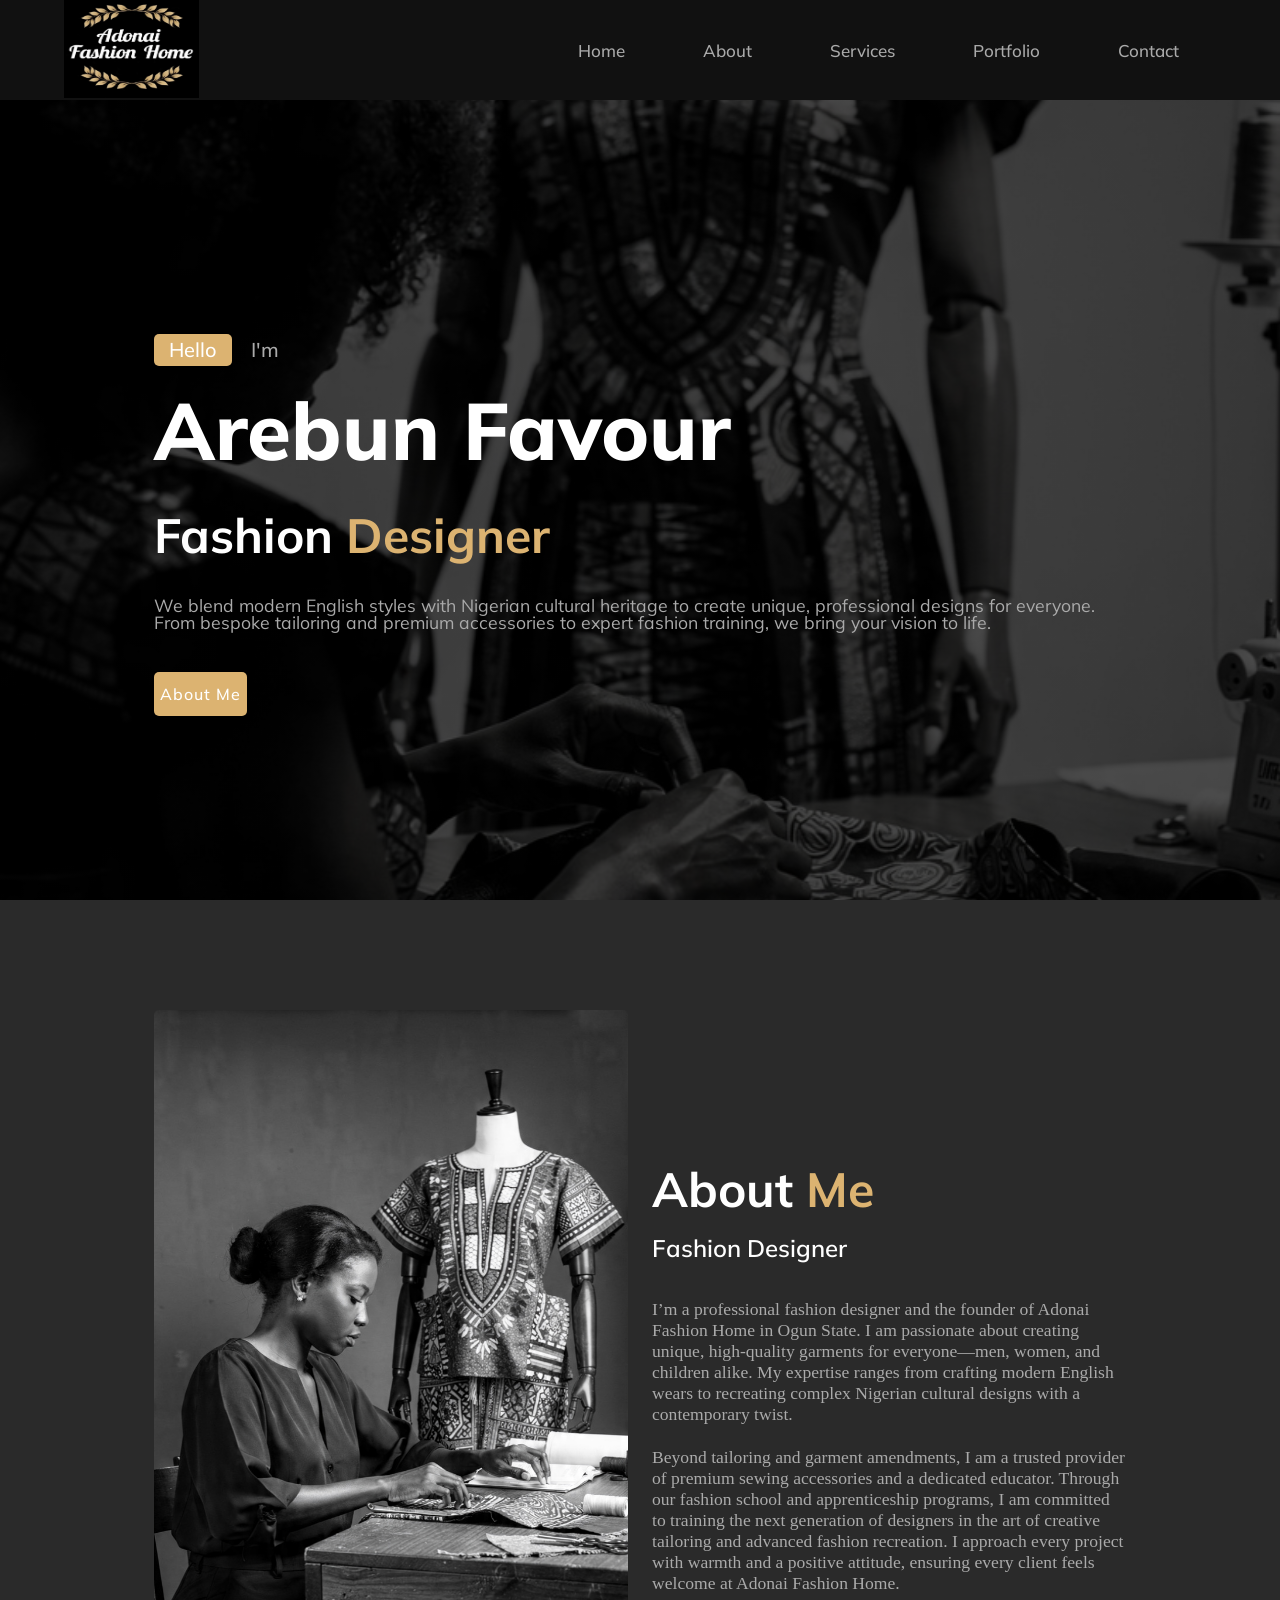
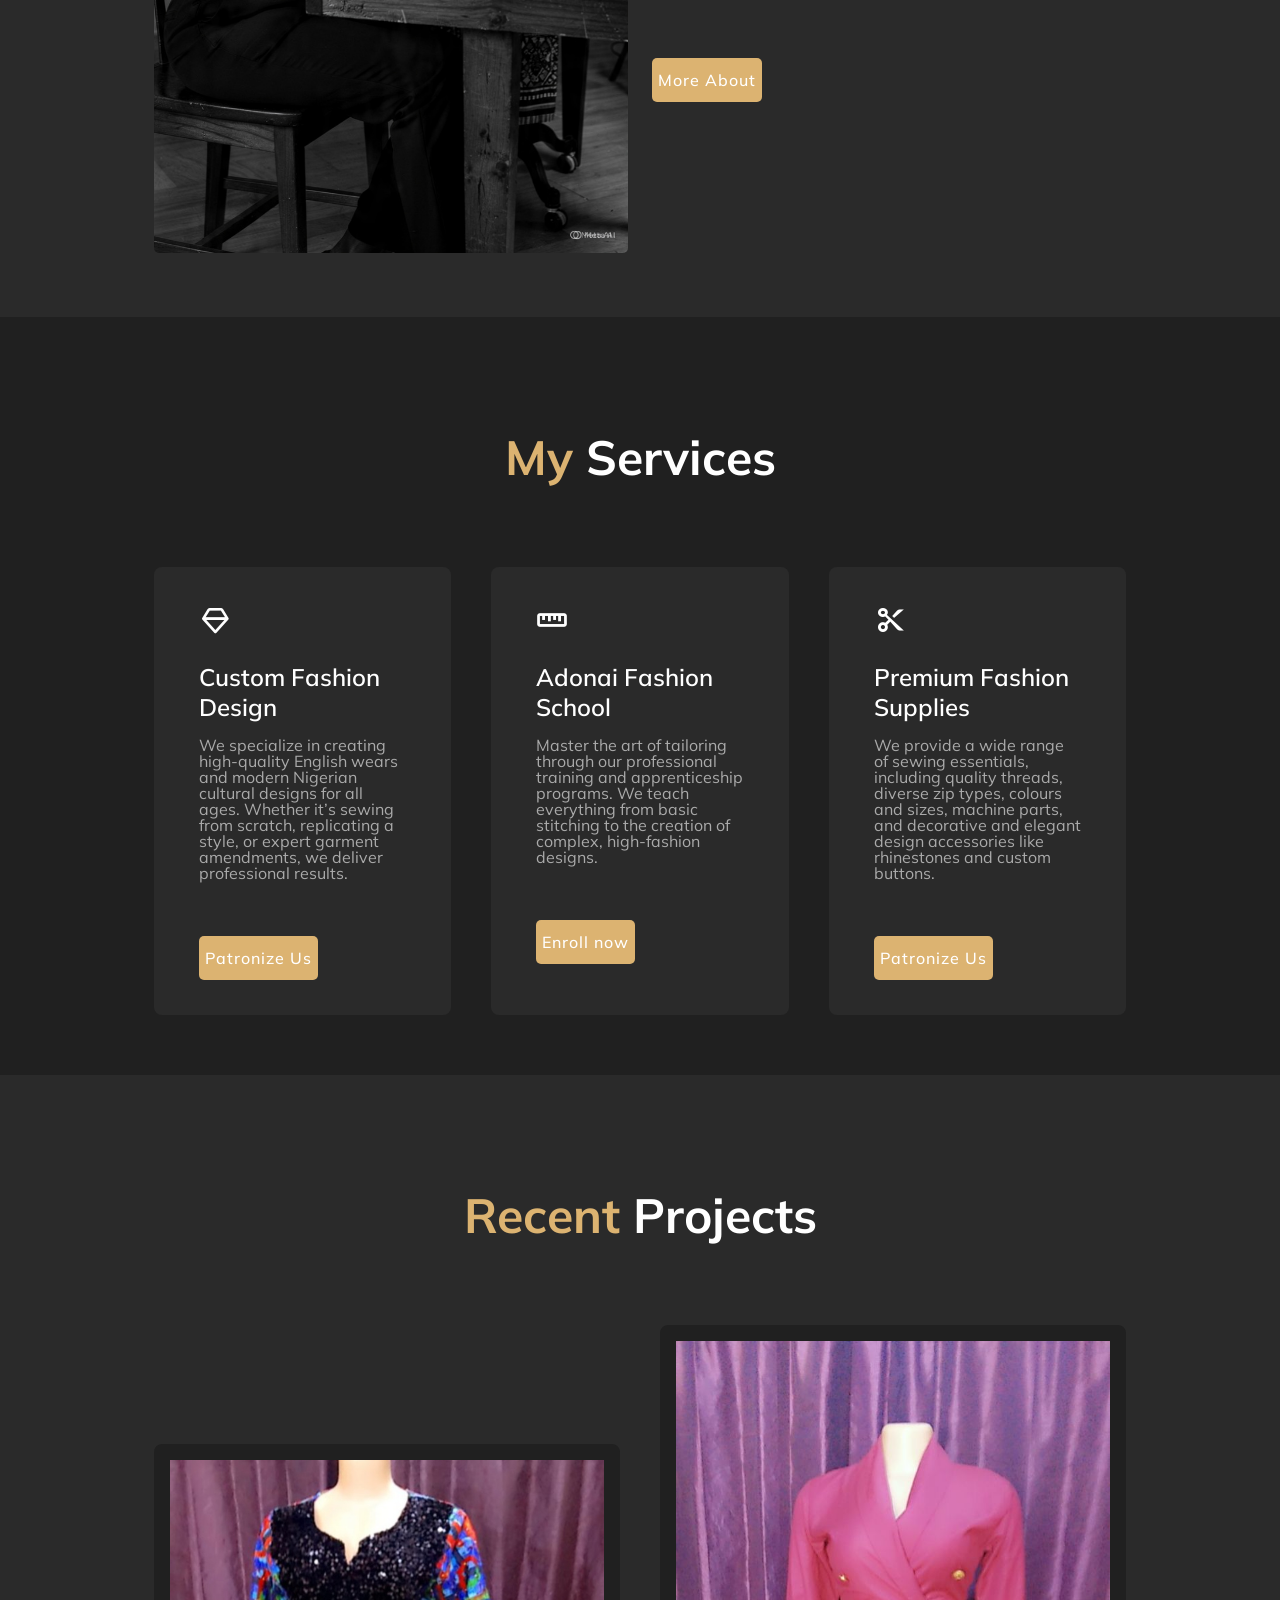
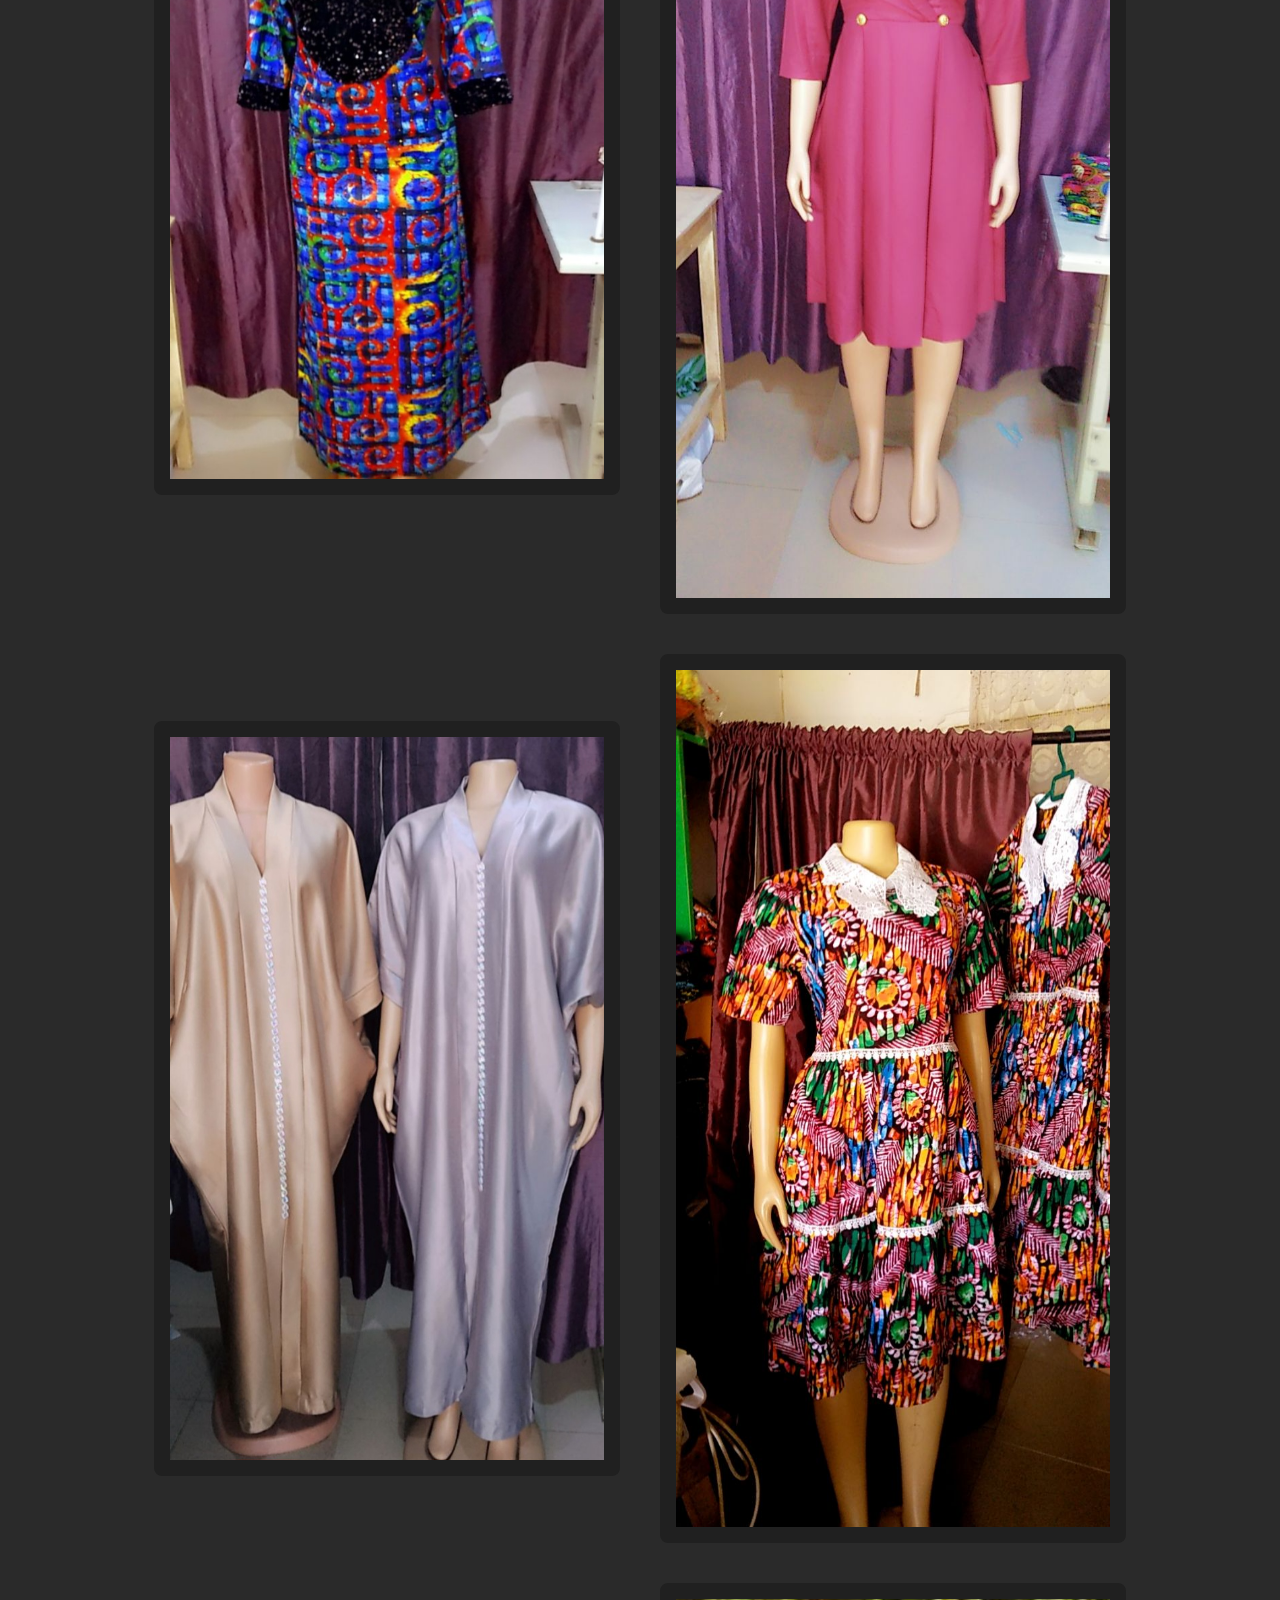
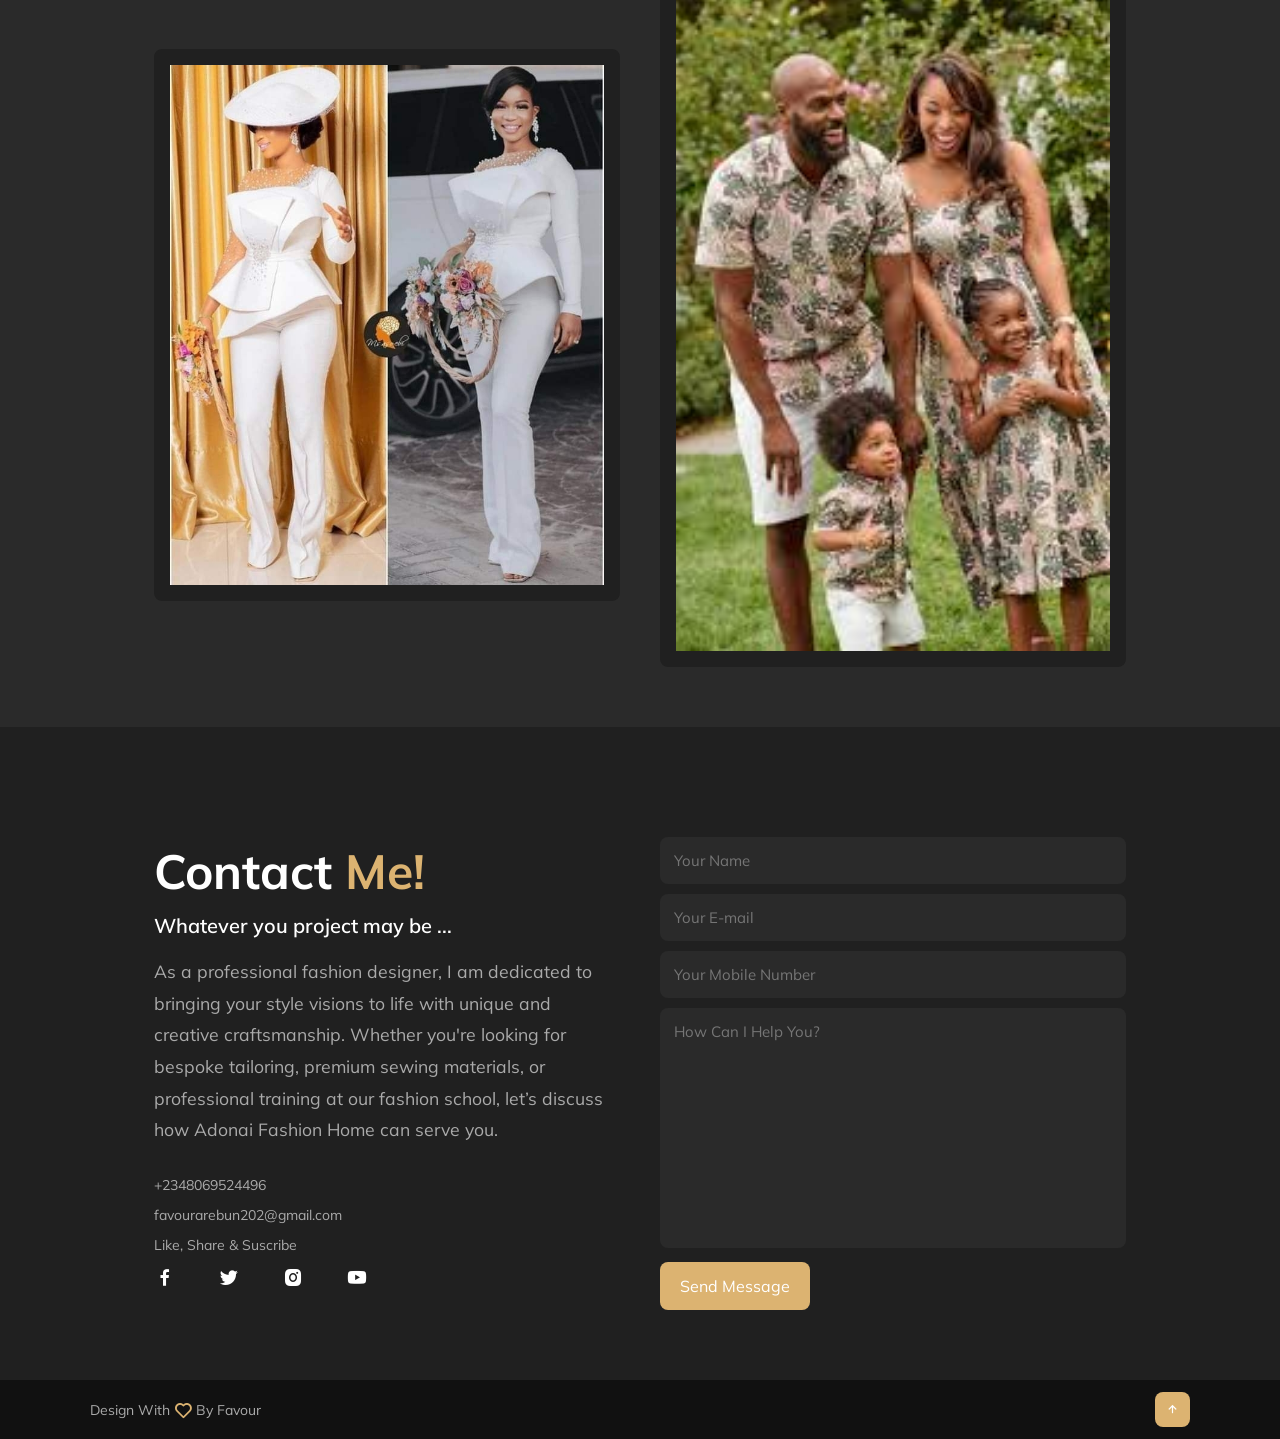
<file: index.html>
<!DOCTYPE html>
<html lang="en">
<head>
    <meta charset="UTF-8">
    <meta name="viewport" content="width=device-width, initial-scale=1.0">
    <title>My Portfolio</title>
    <link rel="stylesheet" href="style.css">
    <link rel="stylesheet" href="https://unpkg.com/boxicons@latest/css/boxicons.min.css">
</head>
<body>
    <!-----------------------------header---------------------------->
    <header class="header">
        <a href="index.html"><img src="newlogo.png" alt="adonai fashion home logo"></a>
        <div class="navMenu" id="navMenu">
            <i class="bx bx-window-close" onclick="closeMenu()"></i>
            <ul>
                <li><a href="index.html">Home</a></li>
                <li><a href="about.html">About</a></li>
                <li><a href="services.html">Services</a></li>
                <li><a href="portfolio.html">Portfolio</li>
                <li><a href="contact.html">Contact</a></li>
            </ul>
        </div>
        <i class="bx bx-menu" onclick="openMenu()"></i>
    </header>

    <!-------------------------home session----------------------->
    <section class="home" id="home">
        <div class="home-content">
            <div class="show">
                <span class="first">Hello</span>
                <span class="second">I'm</span>
            </div>
        <h1>Arebun Favour</h1>
        <h3>Fashion <span>Designer</span></h3>
        <p>We blend modern English styles with Nigerian cultural heritage to create unique, professional designs for everyone. From bespoke tailoring and premium accessories to expert fashion training, we bring your vision to life.
        </p>
        <div class="button">
            <a href="#about" class="btn">About Me</a>
        </div>
    </section>

<!---------------------------about session-------------------->
    <section class="about" id="about">
        <div class="about-img">
            <img src="back.jpg" alt="">
        </div>
        <div class="about-text">
            <h2>About <span>Me</span></h2>
            <h4>Fashion Designer</h4>
            <p>I’m a professional fashion designer and the founder of Adonai Fashion Home in Ogun State. I am passionate about creating unique, high-quality garments for everyone—men, women, and children alike. My expertise ranges from crafting modern English wears to recreating complex Nigerian cultural designs with a contemporary twist.
           <br><br>  Beyond tailoring and garment amendments, I am a trusted provider of premium sewing accessories and a dedicated educator. Through our fashion school and apprenticeship programs, I am committed to training the next generation of designers in the art of creative tailoring and advanced fashion recreation. I approach every project with warmth and a positive attitude, ensuring every client feels welcome at Adonai Fashion Home.</p>
            <a href="about.html" class="btn">More About</a>
        </div>
    </section>

    <!-------------------------services session--------------------------->
    <section class="services" id="services">
        <div class="text-title">
            <h2><span>My</span> Services</h2>
        </div>
        <div class="services-content">
            <div class="box">
                <div class="icons">
                    <i class="bx bx-diamond"></i>
                </div>
                <h3>Custom Fashion Design</h3>
                <p>We specialize in creating high-quality English wears and modern Nigerian cultural designs for all ages. Whether it’s sewing from scratch, replicating a style, or expert garment amendments, we deliver professional results.</p>
                <a href="services.html" class="btn">Patronize Us</a>
            </div>

            <div class="box">
                <div class="icons">
                    <i class="bx bx-ruler"></i>
                </div>
                <h3>Adonai Fashion School</h3>
                <p>Master the art of tailoring through our professional training and apprenticeship programs. We teach everything from basic stitching to the creation of complex, high-fashion designs.</p>
                <a href="services.html" class="btn">Enroll now</a>
            </div>

            <div class="box">
                <div class="icons">
                    <i class="bx bx-cut"></i>
                </div>
                <h3>Premium Fashion Supplies</h3>
                <p>We provide a wide range of sewing essentials, including quality threads, diverse zip types, colours and sizes, machine parts, and decorative and elegant design accessories like rhinestones and custom buttons.</p>
                <a href="services.html" class="btn">Patronize Us</a>
            </div>
        </div>
    </section>

    <!------------------------portfolio session------------------------>
    <section class="portfolio" id="portfolio">
        <div class="text-title">
            <h2><span>Recent</span> Projects</h2>
        </div>
        <div class="portfolio-content">
            <div class="row">
                <img src="image 1.jpg" alt="">
                <div class="cover">
                    <h5>Modern Cultural Wear</h5>
                    <p>A stunning fusion of traditional Nigerian textiles and contemporary silhouettes, tailored to celebrate heritage with a morden flair.</p>
                    <a href="portfolio.html"><i class="bx bx-link-external"></i></a>
                </div>
            </div>

            <div class="row">
                <img src="image 2.jpg" alt="">
                <div class="cover">
                    <h5>Bespoke English Wears</h5>
                    <p>Custom-fitted suits, gowns, and corporate apparel designed with precision for a sophisticated look.</p>
                    <a href="portfolio.html"><i class="bx bx-link-external"></i></a>
                </div>
            </div>

            <div class="row">
                <img src="image 3.jpg" alt="">
                <div class="cover">
                    <h5>Recreations & Amendments</h5>
                    <p>From perfecting the fit of a favorite garment to replicating complex high-fashion designs with absolute accuracy.</p>
                    <a href="portfolio.html"><i class="bx bx-link-external"></i></a>
                </div>
            </div>

            <div class="row">
                <img src="image 4.jpg" alt="">
                <div class="cover">
                    <h5>Fashion School Projects</h5>
                    <p>Showcasing the complex designs and technical mastery developed by our students and apprentices at Adonai Fashion School.</p>
                    <a href="portfolio.html"><i class="bx bx-link-external"></i></a>
                </div>
            </div>

            <div class="row">
                <img src="image 5.jpg" alt="">
                <div class="cover"> 
                    <h5>Design Accessories</h5>
                    <p>Highlighting our curated selection of rhinestones, buttons, and custom collar designs used to elevate casual wear and party garments.</p>
                    <a href="portfolio.html"><i class="bx bx-link-external"></i></a>
                </div>
            </div>

            <var>
                <div class="row">
                <img src="image 6.jpg" alt="">
                <div class="cover">
                    <h5>Family & Kids Collection</h5>
                    <p>Unique, warm, and friendly designs created for every age group, ensuring the whole family looks their best.</p>
                    <a href="portfolio.html"><i class="bx bx-link-external"></i></a>
                </div>
            </div>
            </var>
        </div>
    </section>

    <!-----------------------------contact session--------------------------->
    <section class="contact" id="contact">
        <div class="contact-text">
            <h2>Contact <span>Me!</span></h2>
            <h4>Whatever you project may be ...</h4>
            <p>As a professional fashion designer, I am dedicated to bringing your style visions to life with unique and creative craftsmanship. Whether you're looking for bespoke tailoring, premium sewing materials, or professional training at our fashion school, let’s discuss how Adonai Fashion Home can serve you.</p>
            <div class="list">
                <li><a href="#">+2348069524496</a></li>
                <li><a href="#">favourarebun202@gmail.com</a></li>
                <li><a href="#">Like, Share & Suscribe</a></li>
            </div>
            <div class="icons">
                <a href="#"><i class="bx bxl-facebook"></i></a>
                <a href="#"><i class="bx bxl-twitter"></i></a>
                <a href="#"><i class="bx bxl-instagram-alt"></i></a>
                <a href="#"><i class="bx bxl-youtube"></i></a>
            </div>
        </div>

        <div class="contact-form">
            <form action="">
                <input type="name" placeholder="Your Name" required>
                <input type="email" placeholder="Your E-mail" required>
                <input type="number" placeholder="Your Mobile Number" required>
                <textarea name="" id="" cols="35" rows="10" placeholder="How Can I Help You?" required></textarea>
                <input type="submit" value="Send Message" class="submit">
            </form>
        </div>
    </section>

    <!----------------------------footer---------------------------------->
    <footer class="footer">
        <div class="attribution">
            <p>Design With <i class="bx bx-heart"></i> By Favour</p>
        </div>
        <div class="move-up">
            <a href="#home"><i class="bx bx-up-arrow-alt"></i></a>
        </div>
    </footer>

    <!----------JS For Toggle Menu------------>
    <script>
    var navMenu = document.getElementById("navMenu");

    function openMenu() {
        navMenu.style.right = "0";
    }

    function closeMenu() {
        navMenu.style.right = "-200px";
    }
    </script>


</body>
</html>

<!--
    <link  href="https://unpkg.com/boxicons@2.1.4/css/boxicons.min.css">

-->
</file>
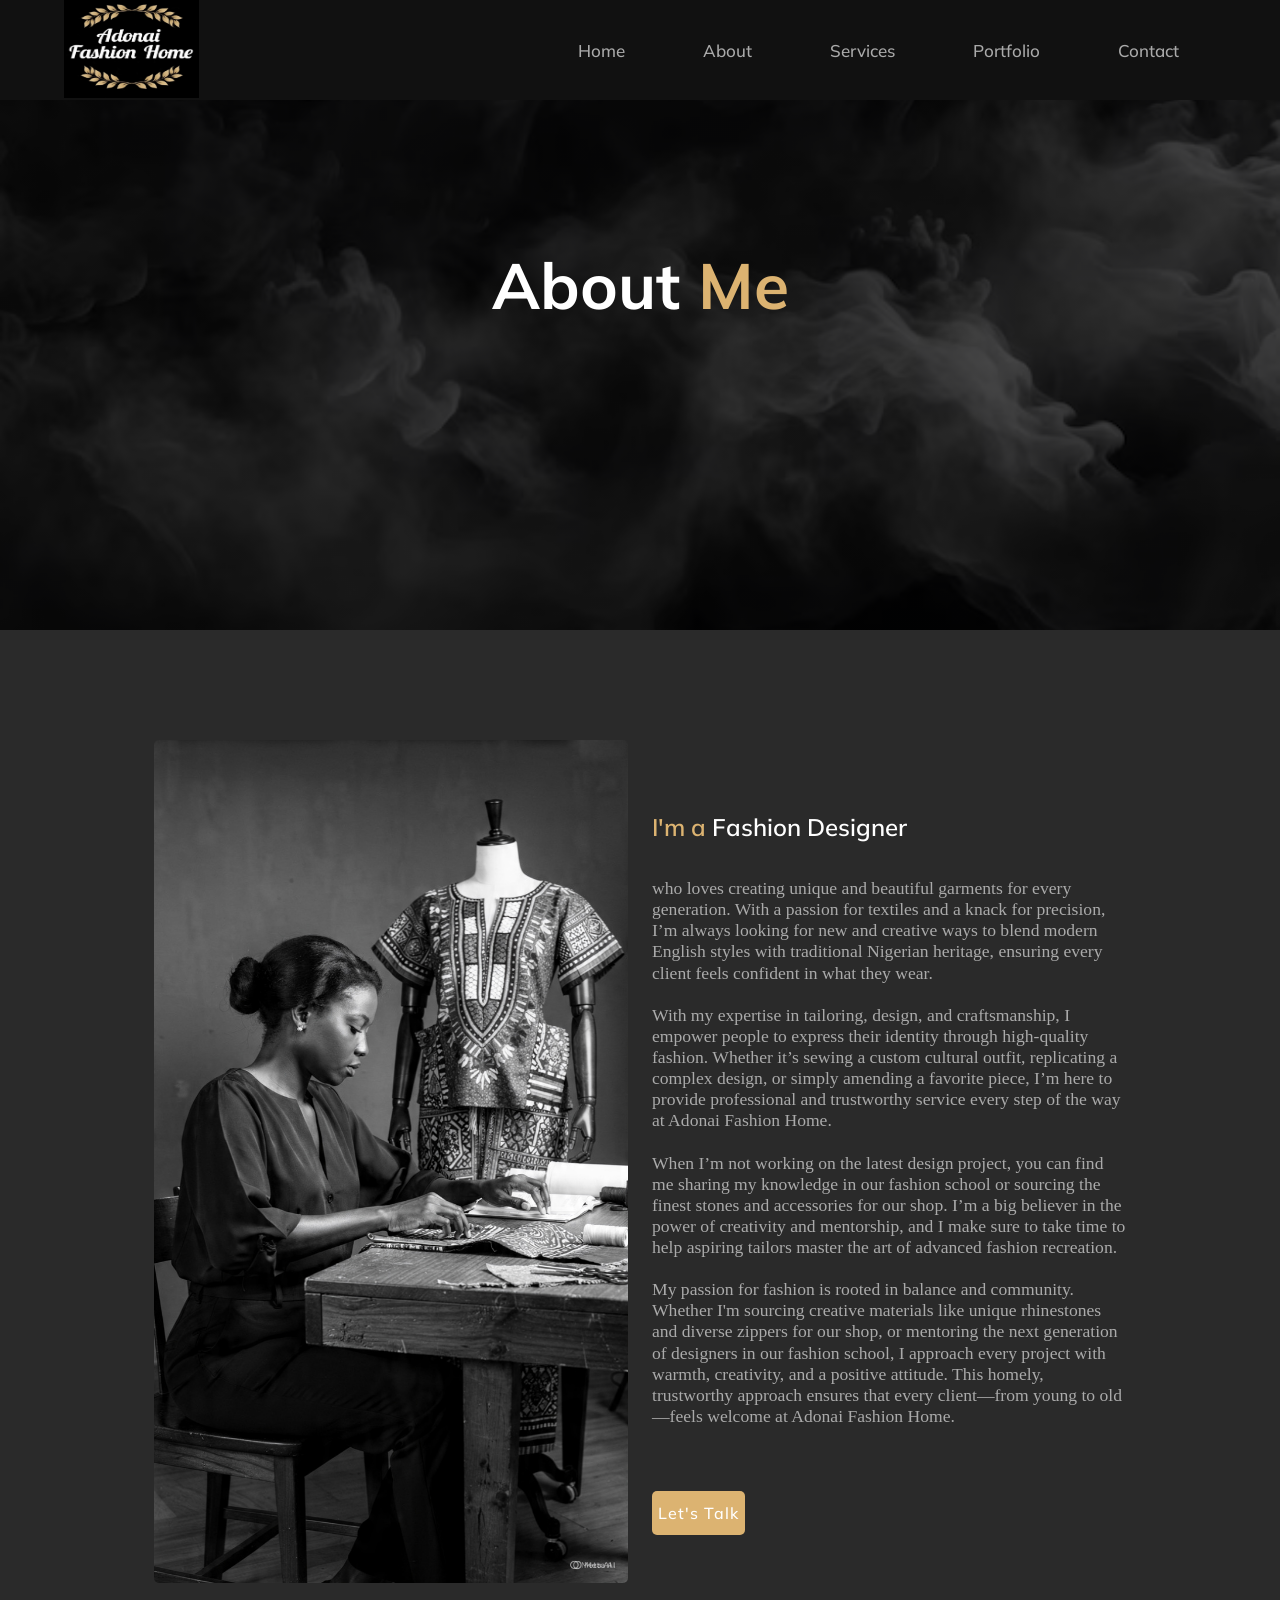
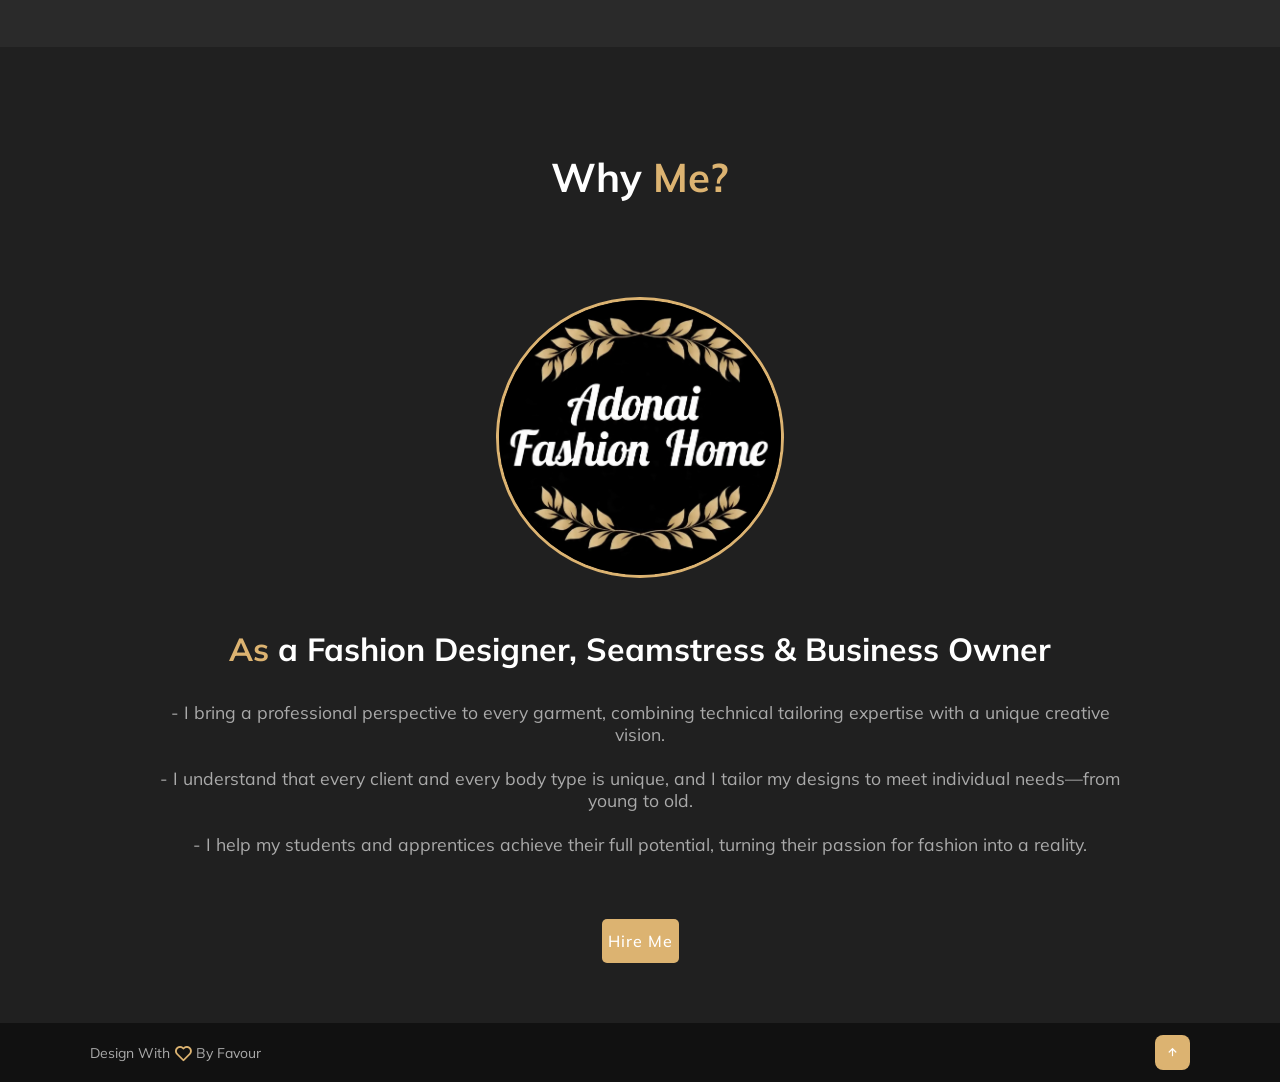
<file: about.html>
<!DOCTYPE html>
<html lang="en">
<head>
    <meta charset="UTF-8">
    <meta name="viewport" content="width=device-width, initial-scale=1.0">
    <title>My Portfolio</title>
    <link rel="stylesheet" href="style.css">
    <link rel="stylesheet" href="https://unpkg.com/boxicons@latest/css/boxicons.min.css">
</head>
<body>
    <!-----------------------------header---------------------------->
    <header class="header">
        <a href="index.html"><img src="newlogo.png" alt="adonai fashion home logo"></a>
        <div class="navMenu" id="navMenu">
            <i class="bx bx-window-close" onclick="closeMenu()"></i>
            <ul>
                <li><a href="index.html">Home</a></li>
                <li><a href="about.html">About</a></li>
                <li><a href="services.html">Services</a></li>
                <li><a href="portfolio.html">Portfolio</li>
                <li><a href="contact.html">Contact</a></li>
            </ul>
        </div>
        <i class="bx bx-menu" onclick="openMenu()"></i>
    </header>

    <!-----------------------sub-head session------------------------------>
    <section class="sub-header" id="sub-header">
        <h1>About <span>Me</span></h1>
    </section>

    <!---------------------------about session-------------------->
        <section class="about" id="about">
            <div class="about-img">
                <img src="back.jpg" alt="">
            </div>
            <div class="about-text">
                <h4><span>I'm a</span> Fashion Designer</h4>
                <p>who loves creating unique and beautiful garments for every generation. With a passion for textiles and a knack for precision, I’m always looking for new and creative ways to blend modern English styles with traditional Nigerian heritage, ensuring every client feels confident in what they wear. <br><br>
                ​With my expertise in tailoring, design, and craftsmanship, I empower people to express their identity through high-quality fashion. Whether it’s sewing a custom cultural outfit, replicating a complex design, or simply amending a favorite piece, I’m here to provide professional and trustworthy service every step of the way at Adonai Fashion Home. <br><br> 
                
                ​When I’m not working on the latest design project, you can find me sharing my knowledge in our fashion school or sourcing the finest stones and accessories for our shop. I’m a big believer in the power of creativity and mentorship, and I make sure to take time to help aspiring tailors master the art of advanced fashion recreation. <br><br>
                My passion for fashion is rooted in balance and community. Whether I'm sourcing creative materials like unique rhinestones and diverse zippers for our shop, or mentoring the next generation of designers in our fashion school, I approach every project with warmth, creativity, and a positive attitude. This homely, trustworthy approach ensures that every client—from young to old—feels welcome at Adonai Fashion Home.</p>
                <a href="contact.html" class="btn">Let's Talk</a>
            </div>
        </section>

        <section class="others" id="others">
            <div class="sub-text-title">
                <h2>Why <span>Me?</span></h2>
            </div>
            <div class="others-img">
                <img src="newlogo.png" alt="adonai fashion home logo">
                <span class="circle-spin"></span>
            </div>
            <div class="others-text">
                <h3><span>As</span> a Fashion Designer, Seamstress & Business Owner</h3>
                <p>
                    - I bring a professional perspective to every garment, combining technical tailoring expertise with a unique creative vision.  <br><br>
                    - I understand that every client and every body type is unique, and I tailor my designs to meet individual needs—from young to old. <br><br>
                    - I help my students and apprentices achieve their full potential, turning their passion for fashion into a reality.
                </p>
            </div>
            <div>
                <a href="contact.html" class="btn">Hire Me</a>
            </div>
        </section>
    
    
    <!----------------------------footer---------------------------------->
    <footer class="footer">
        <div class="attribution">
            <p>Design With <i class="bx bx-heart"></i> By Favour</p>
        </div>
        <div class="move-up">
            <a href="#sub-header"><i class="bx bx-up-arrow-alt"></i></a>
        </div>
    </footer>

    <!----------JS For Toggle Menu------------>
    <script>
    var navMenu = document.getElementById("navMenu");

    function openMenu() {
        navMenu.style.right = "0";
    }

    function closeMenu() {
        navMenu.style.right = "-200px";
    }
    </script>



</body>
</html>

<!--
    <link  href="https://unpkg.com/boxicons@2.1.4/css/boxicons.min.css">

-->
</file>
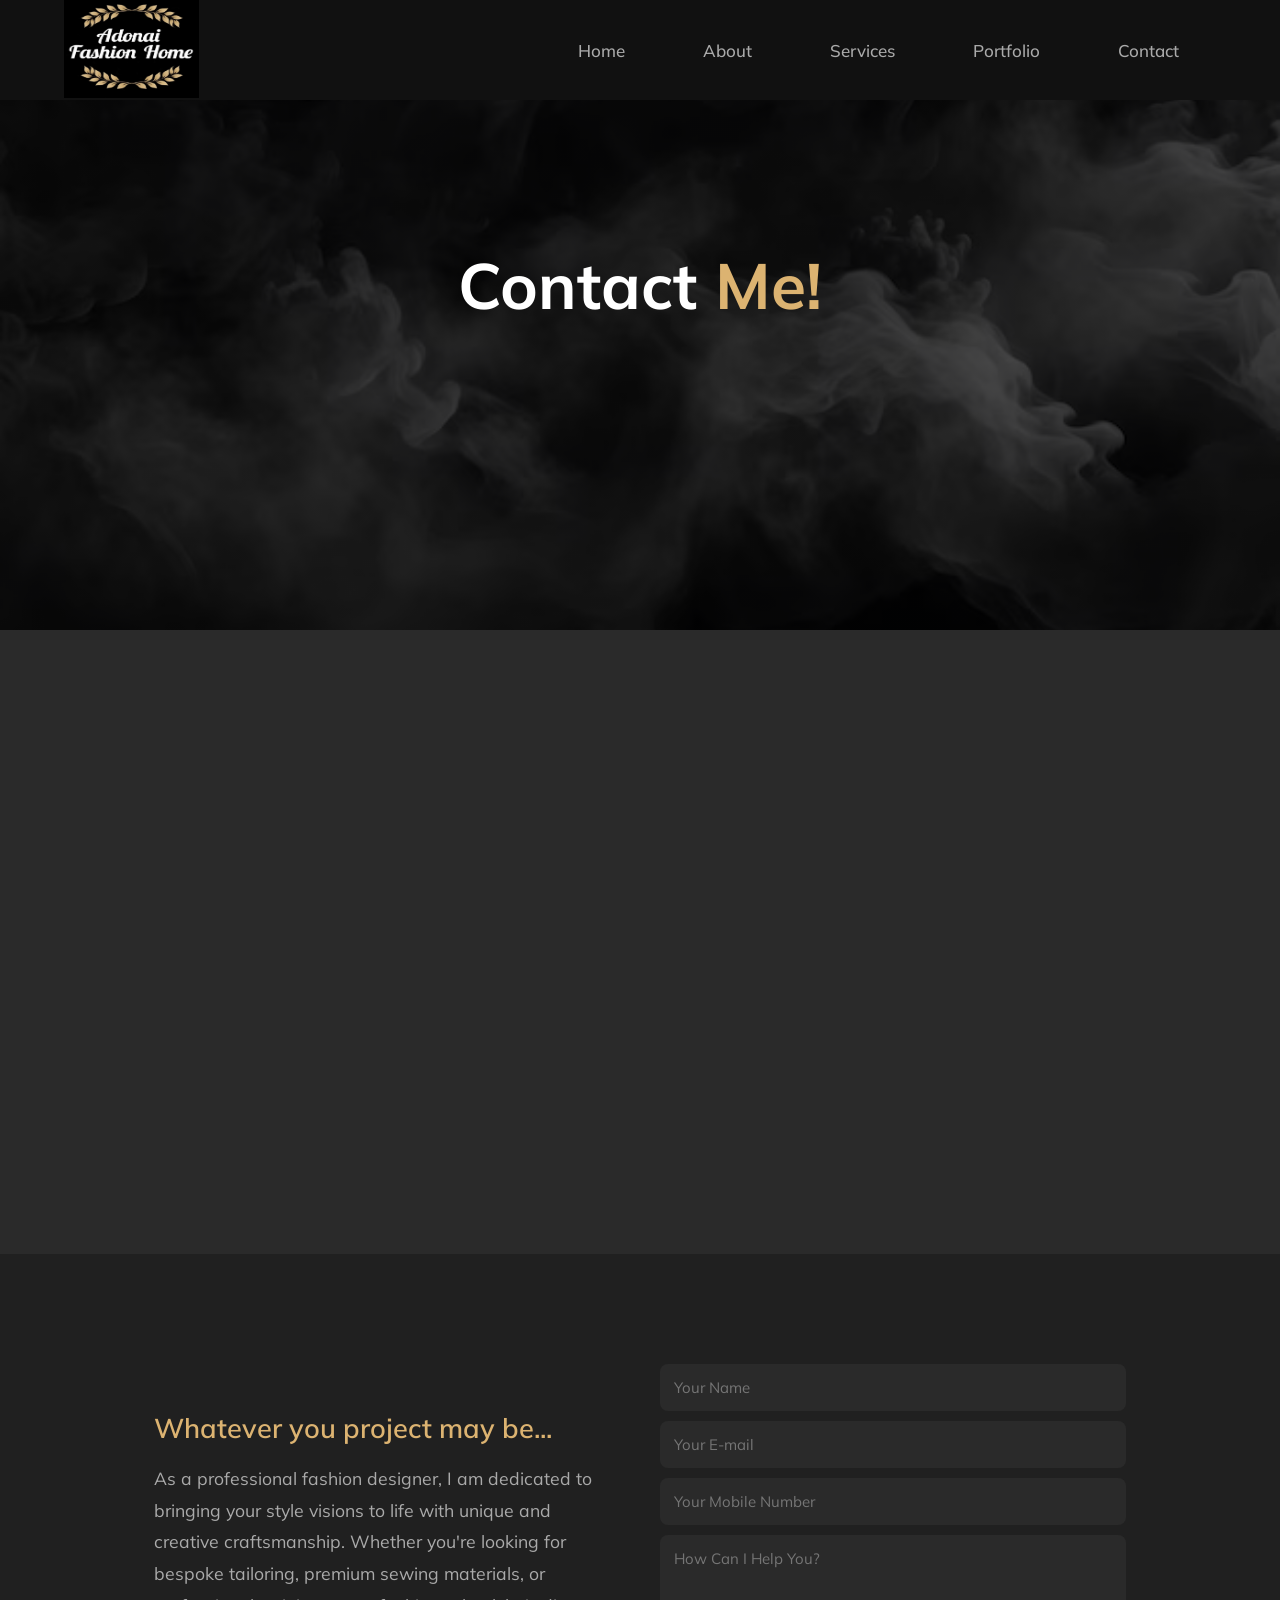
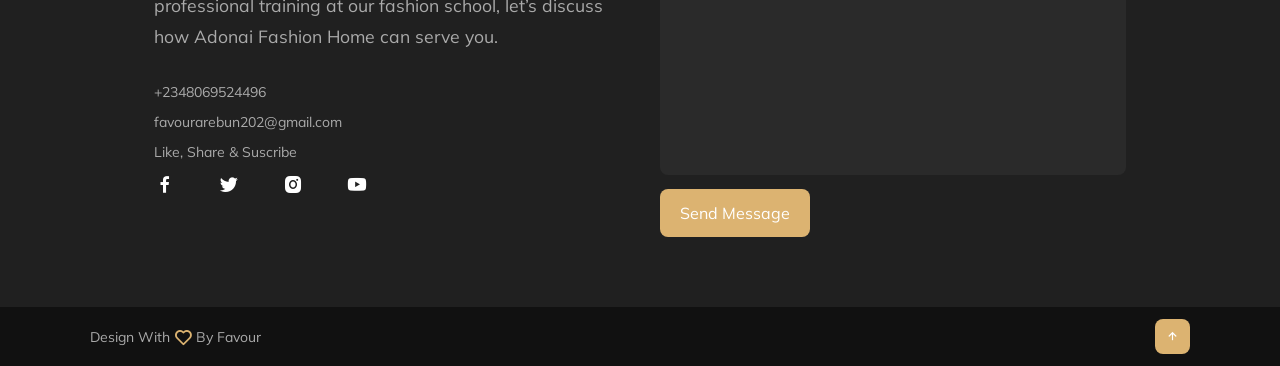
<file: contact.html>
<!DOCTYPE html>
<html lang="en">
<head>
    <meta charset="UTF-8">
    <meta name="viewport" content="width=device-width, initial-scale=1.0">
    <title>My Portfolio</title>
    <link rel="stylesheet" href="style.css">
    <link rel="stylesheet" href="https://unpkg.com/boxicons@latest/css/boxicons.min.css">
</head>
<body>
    <!-----------------------------header---------------------------->
    <header class="header">
        <a href="index.html"><img src="newlogo.png" alt="adonai fashion home logo"></a>
        <div class="navMenu" id="navMenu">
            <i class="bx bx-window-close" onclick="closeMenu()"></i>
            <ul>
                <li><a href="index.html">Home</a></li>
                <li><a href="about.html">About</a></li>
                <li><a href="services.html">Services</a></li>
                <li><a href="portfolio.html">Portfolio</li>
                <li><a href="contact.html">Contact</a></li>
            </ul>
        </div>
        <i class="bx bx-menu" onclick="openMenu()"></i>
    </header>

    <!-----------------------sub-head session------------------------------>
    <section class="sub-header" id="sub-header">
        <h1>Contact <span>Me!</span></h1>
    </section>

    <!-----------------------------contact session--------------------------->
    <section class="map">
        <iframe src="https://www.google.com/maps/embed?pb=!1m14!1m8!1m3!1d3962.7412254476562!2d3.3595936!3d6.6789474!3m2!1i1024!2i768!4f13.1!3m3!1m2!1s0x103b9580d5df43cf%3A0xc63984157be2d88b!2s5Star%20Company!5e0!3m2!1sen!2sng!4v1777859475743!5m2!1sen!2sng" width="600" height="450" style="border:0;" allowfullscreen="" loading="lazy" referrerpolicy="no-referrer-when-downgrade"></iframe>
    </section>
    
    <section class="contact" id="contact">
        <div class="contact-text">
            <h4 class="dot">Whatever you project may be...</h4>
            <p>As a professional fashion designer, I am dedicated to bringing your style visions to life with unique and creative craftsmanship. Whether you're looking for bespoke tailoring, premium sewing materials, or professional training at our fashion school, let’s discuss how Adonai Fashion Home can serve you.</p>
            <div class="list">
                <li><a href="#">+2348069524496</a></li>
                <li><a href="#">favourarebun202@gmail.com</a></li>
                <li><a href="#">Like, Share & Suscribe</a></li>
            </div>
            <div class="icons">
                <a href="#"><i class="bx bxl-facebook"></i></a>
                <a href="#"><i class="bx bxl-twitter"></i></a>
                <a href="#"><i class="bx bxl-instagram-alt"></i></a>
                <a href="#"><i class="bx bxl-youtube"></i></a>
            </div>
        </div>

        <div class="contact-form">
            <form action="">
                <input type="name" placeholder="Your Name" required>
                <input type="email" placeholder="Your E-mail" required>
                <input type="number" placeholder="Your Mobile Number" required>
                <textarea name="" id="" cols="35" rows="10" placeholder="How Can I Help You?" required></textarea>
                <input type="submit" value="Send Message" class="submit">
            </form>
        </div>
    </section>
    
    
    <!----------------------------footer---------------------------------->
    <footer class="footer">
        <div class="attribution">
            <p>Design With <i class="bx bx-heart"></i> By Favour</p>
        </div>
        <div class="move-up">
            <a href="#sub-header"><i class="bx bx-up-arrow-alt"></i></a>
        </div>
    </footer>

    <!----------JS For Toggle Menu------------>
    <script>
    var navMenu = document.getElementById("navMenu");

    function openMenu() {
        navMenu.style.right = "0";
    }

    function closeMenu() {
        navMenu.style.right = "-200px";
    }
    </script>



</body>
</html>

<!--
    <link  href="https://unpkg.com/boxicons@2.1.4/css/boxicons.min.css">

-->
</file>
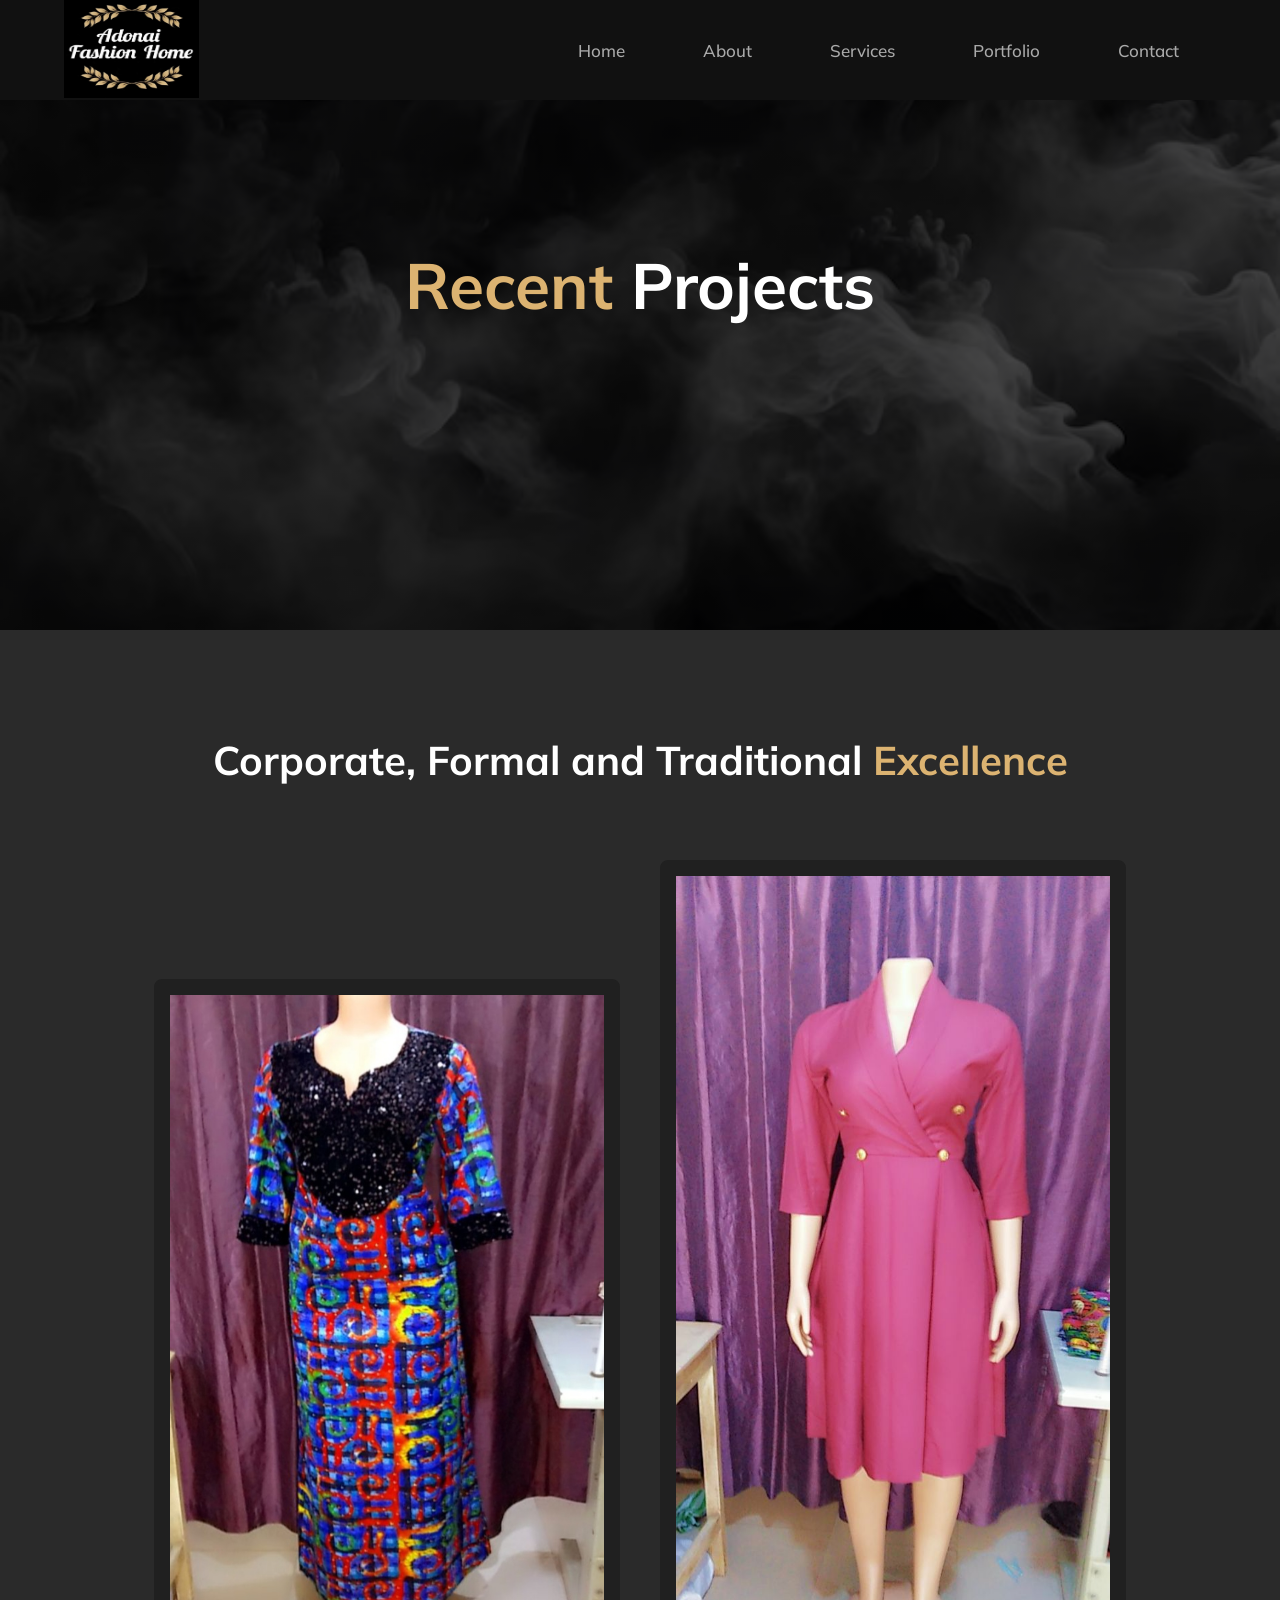
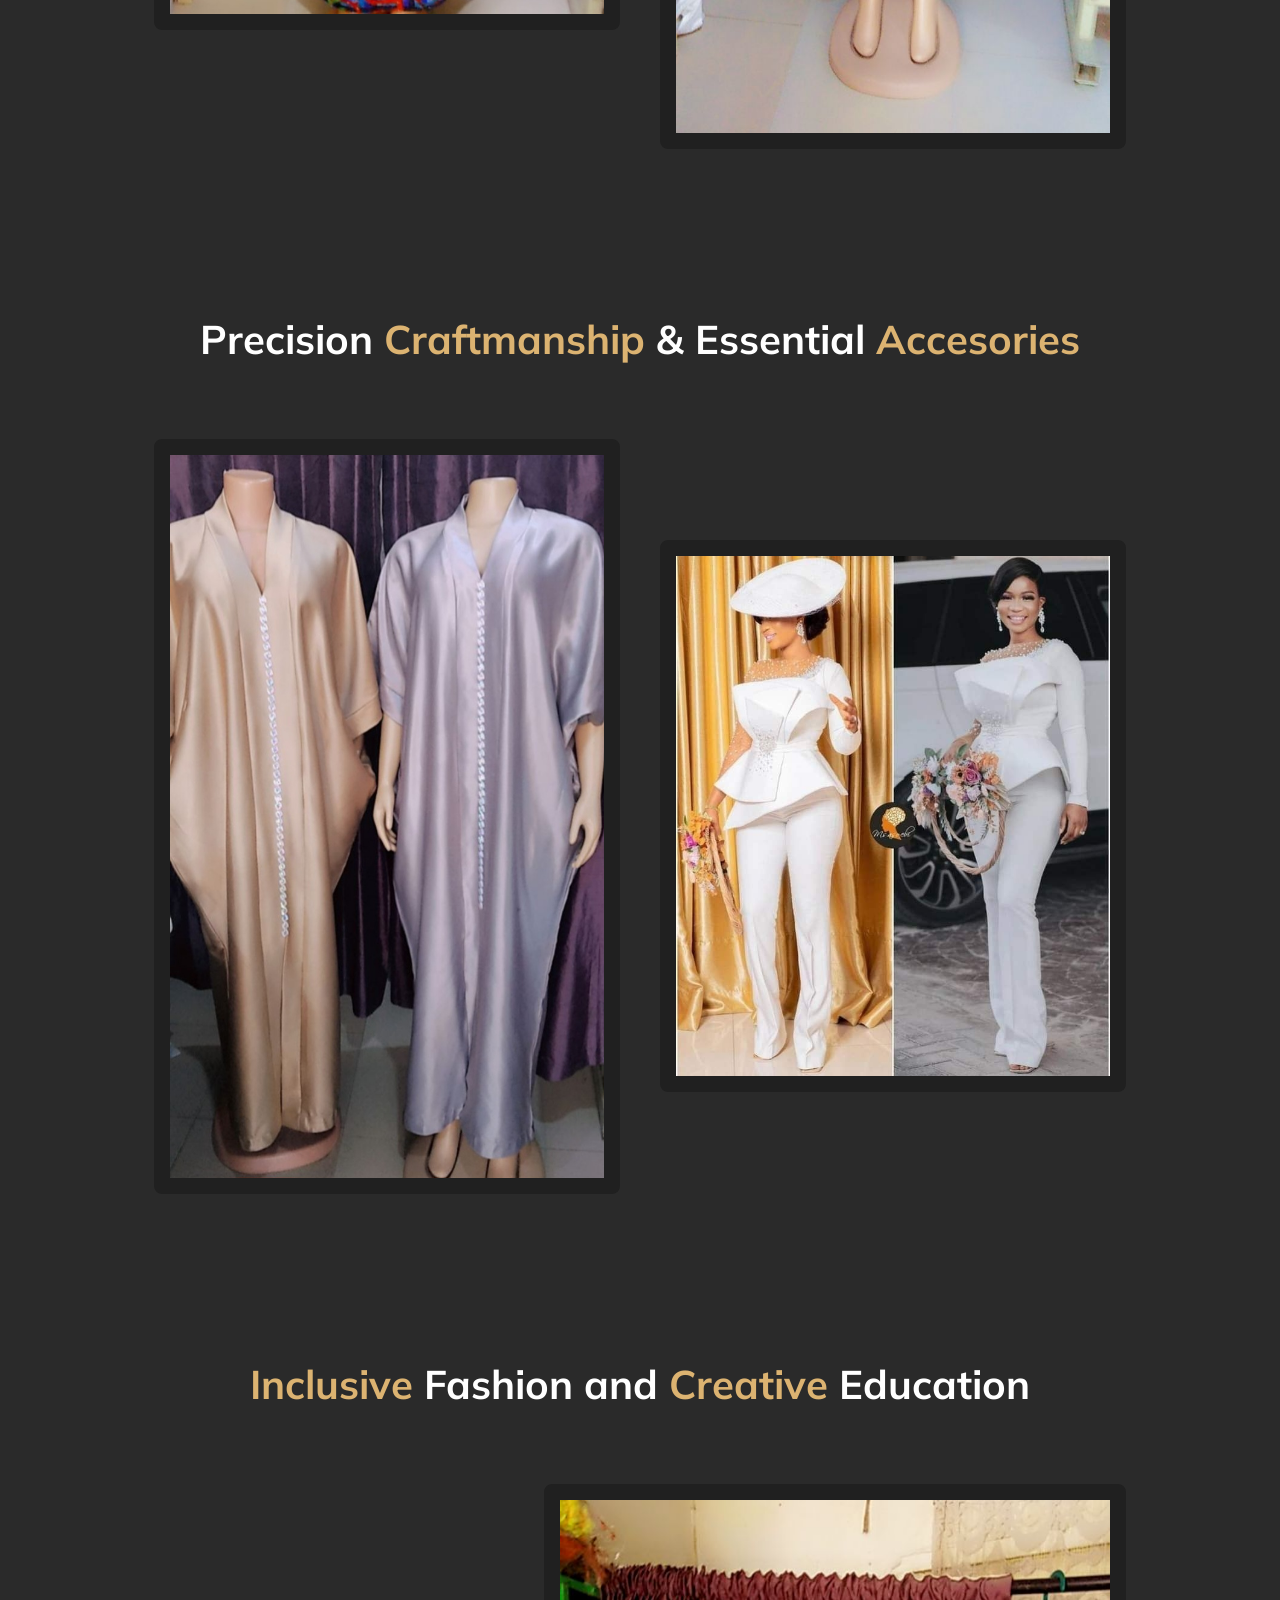
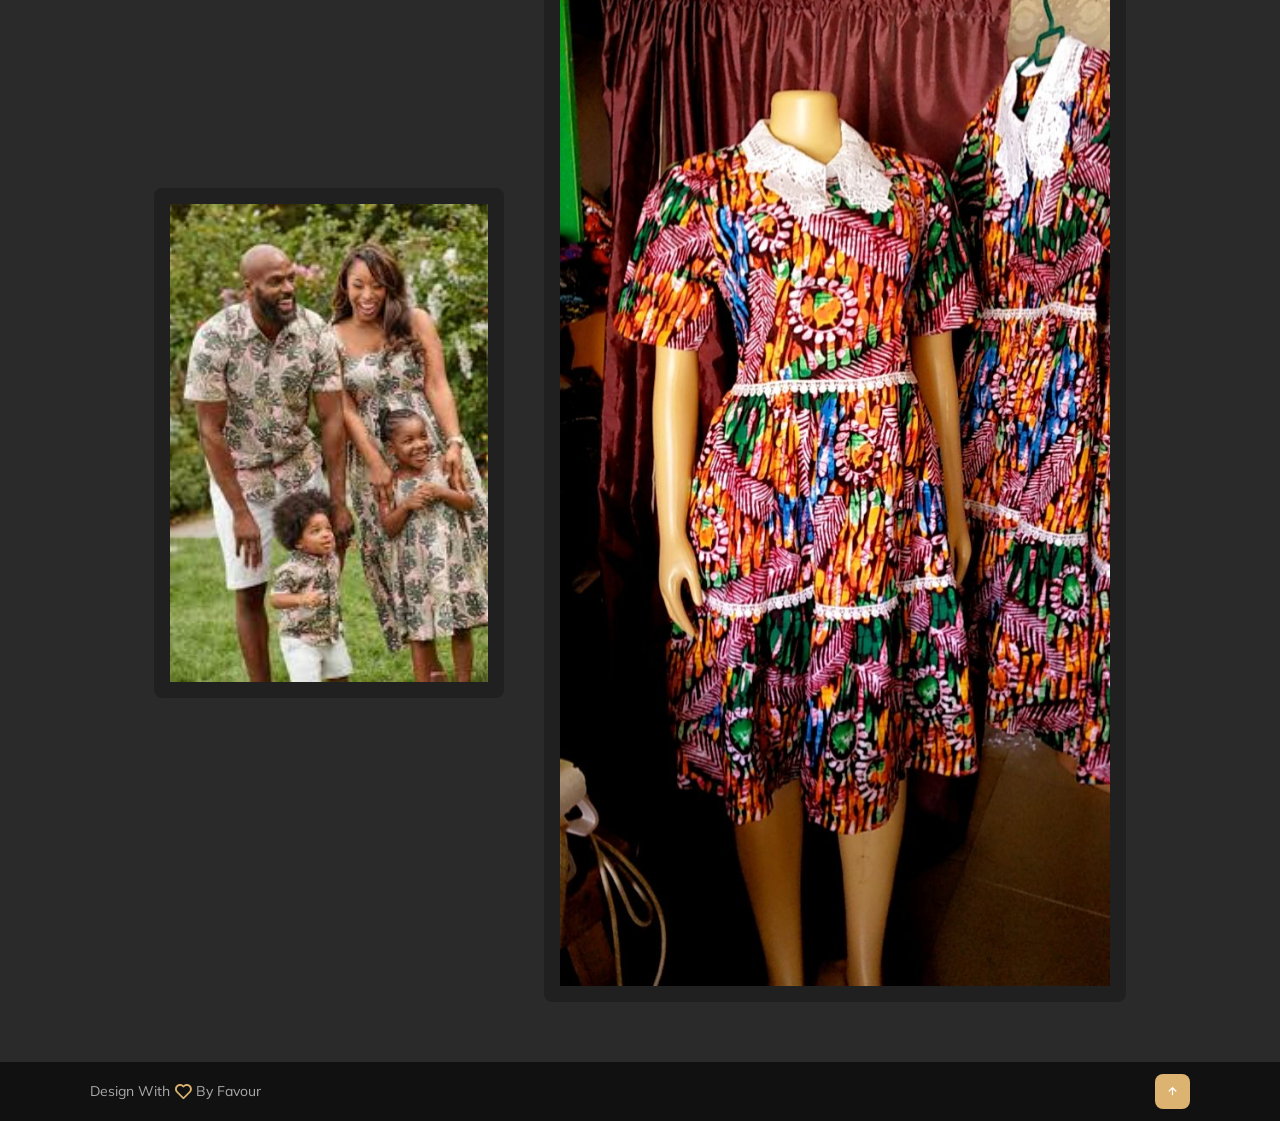
<file: portfolio.html>
<!DOCTYPE html>
<html lang="en">
<head>
    <meta charset="UTF-8">
    <meta name="viewport" content="width=device-width, initial-scale=1.0">
    <title>My Portfolio</title>
    <link rel="stylesheet" href="style.css">
    <link rel="stylesheet" href="https://unpkg.com/boxicons@latest/css/boxicons.min.css">
</head>
<body>
    <!-----------------------------header---------------------------->
    <header class="header">
        <a href="index.html"><img src="newlogo.png" alt="adonai fashion home logo"></a>
        <div class="navMenu" id="navMenu">
            <i class="bx bx-window-close" onclick="closeMenu()"></i>
            <ul>
                <li><a href="index.html">Home</a></li>
                <li><a href="about.html">About</a></li>
                <li><a href="services.html">Services</a></li>
                <li><a href="portfolio.html">Portfolio</li>
                <li><a href="contact.html">Contact</a></li>
            </ul>
        </div>
        <i class="bx bx-menu" onclick="openMenu()"></i>
    </header>

    <!-----------------------sub-head session------------------------------>
    <section class="sub-header" id="sub-header">
        <h1><span>Recent</span> Projects</h1>
    </section>

    <!------------------------portfolio session------------------------>
    <section class="portfolio" id="portfolio">
        <div class="sub-text-title">
            <h2>Corporate, Formal and Traditional <span>Excellence</span></h2>
        </div>
        <div class="portfolio-content">
            <div class="row">
                <img src="image 1.jpg" alt="">
                <div class="cover">
                    <h5>Modern Cultural Wear</h5>
                    <p>A stunning fusion of traditional Nigerian textiles and contemporary silhouettes, tailored to celebrate heritage with a morden flair.</p>
                    <a href="portfolio.html"><i class="bx bx-link-external"></i></a>
                </div>
            </div>

            <div class="row">
                <img src="image 2.jpg" alt="">
                <div class="cover">
                    <h5>Bespoke English Wears</h5>
                    <p>Custom-fitted suits, gowns, and corporate apparel designed with precision for a sophisticated look.</p>
                    <a href="portfolio.html"><i class="bx bx-link-external"></i></a>
                </div>
            </div>
        </div>
    </section>
    
    <section class="portfolio" id="portfolio">
        <div class="sub-text-title">
            <h2>Precision <span>Craftmanship</span> & Essential <span>Accesories</span></h2>
        </div>
        <div class="portfolio-content">
            <div class="row">
                <img src="image 3.jpg" alt="">
                <div class="cover">
                    <h5>Recreations & Amendments</h5>
                    <p>From perfecting the fit of a favorite garment to replicating complex high-fashion designs with absolute accuracy.</p>
                    <a href="portfolio.html"><i class="bx bx-link-external"></i></a>
                </div>
            </div>

            <div class="row">
                <img src="image 5.jpg" alt="">
                <div class="cover"> 
                    <h5>Design Accessories</h5>
                    <p>Highlighting our curated selection of rhinestones, buttons, and custom collar designs used to elevate casual wear and party garments.</p>
                    <a href="portfolio.html"><i class="bx bx-link-external"></i></a>
                </div>
             </div>
         </div>
    </section>
    
    <section class="portfolio" id="portfolio">
        <div class="sub-text-title">
            <h2><span>Inclusive</span> Fashion and <span>Creative</span> Education</h2>
        </div>
        <div class="portfolio-content">
            <div class="row">
                <img src="image 6.jpg" alt="">
                <div class="cover">
                    <h5>Family & Kids Collection</h5>
                    <p>Unique, warm, and friendly designs created for every age group, ensuring the whole family looks their best.</p>
                    <a href="portfolio.html"><i class="bx bx-link-external"></i></a>
                </div>
            </div>

            <div class="row">
                <img src="image 4.jpg" alt="">
                <div class="cover">
                    <h5>Fashion School Projects</h5>
                    <p>Showcasing the complex designs and technical mastery developed by our students and apprentices at Adonai Fashion School.</p>
                    <a href="portfolio.html"><i class="bx bx-link-external"></i></a>
                </div>
            </div>
        </div>
    </section>
    
    
    <!----------------------------footer---------------------------------->
    <footer class="footer">
        <div class="attribution">
            <p>Design With <i class="bx bx-heart"></i> By Favour</p>
        </div>
        <div class="move-up">
            <a href="#sub-header"><i class="bx bx-up-arrow-alt"></i></a>
        </div>
    </footer>

    <!----------JS For Toggle Menu------------>
    <script>
    var navMenu = document.getElementById("navMenu");

    function openMenu() {
        navMenu.style.right = "0";
    }

    function closeMenu() {
        navMenu.style.right = "-200px";
    }
    </script>



</body>
</html>

<!--
    <link  href="https://unpkg.com/boxicons@2.1.4/css/boxicons.min.css">

-->
</file>
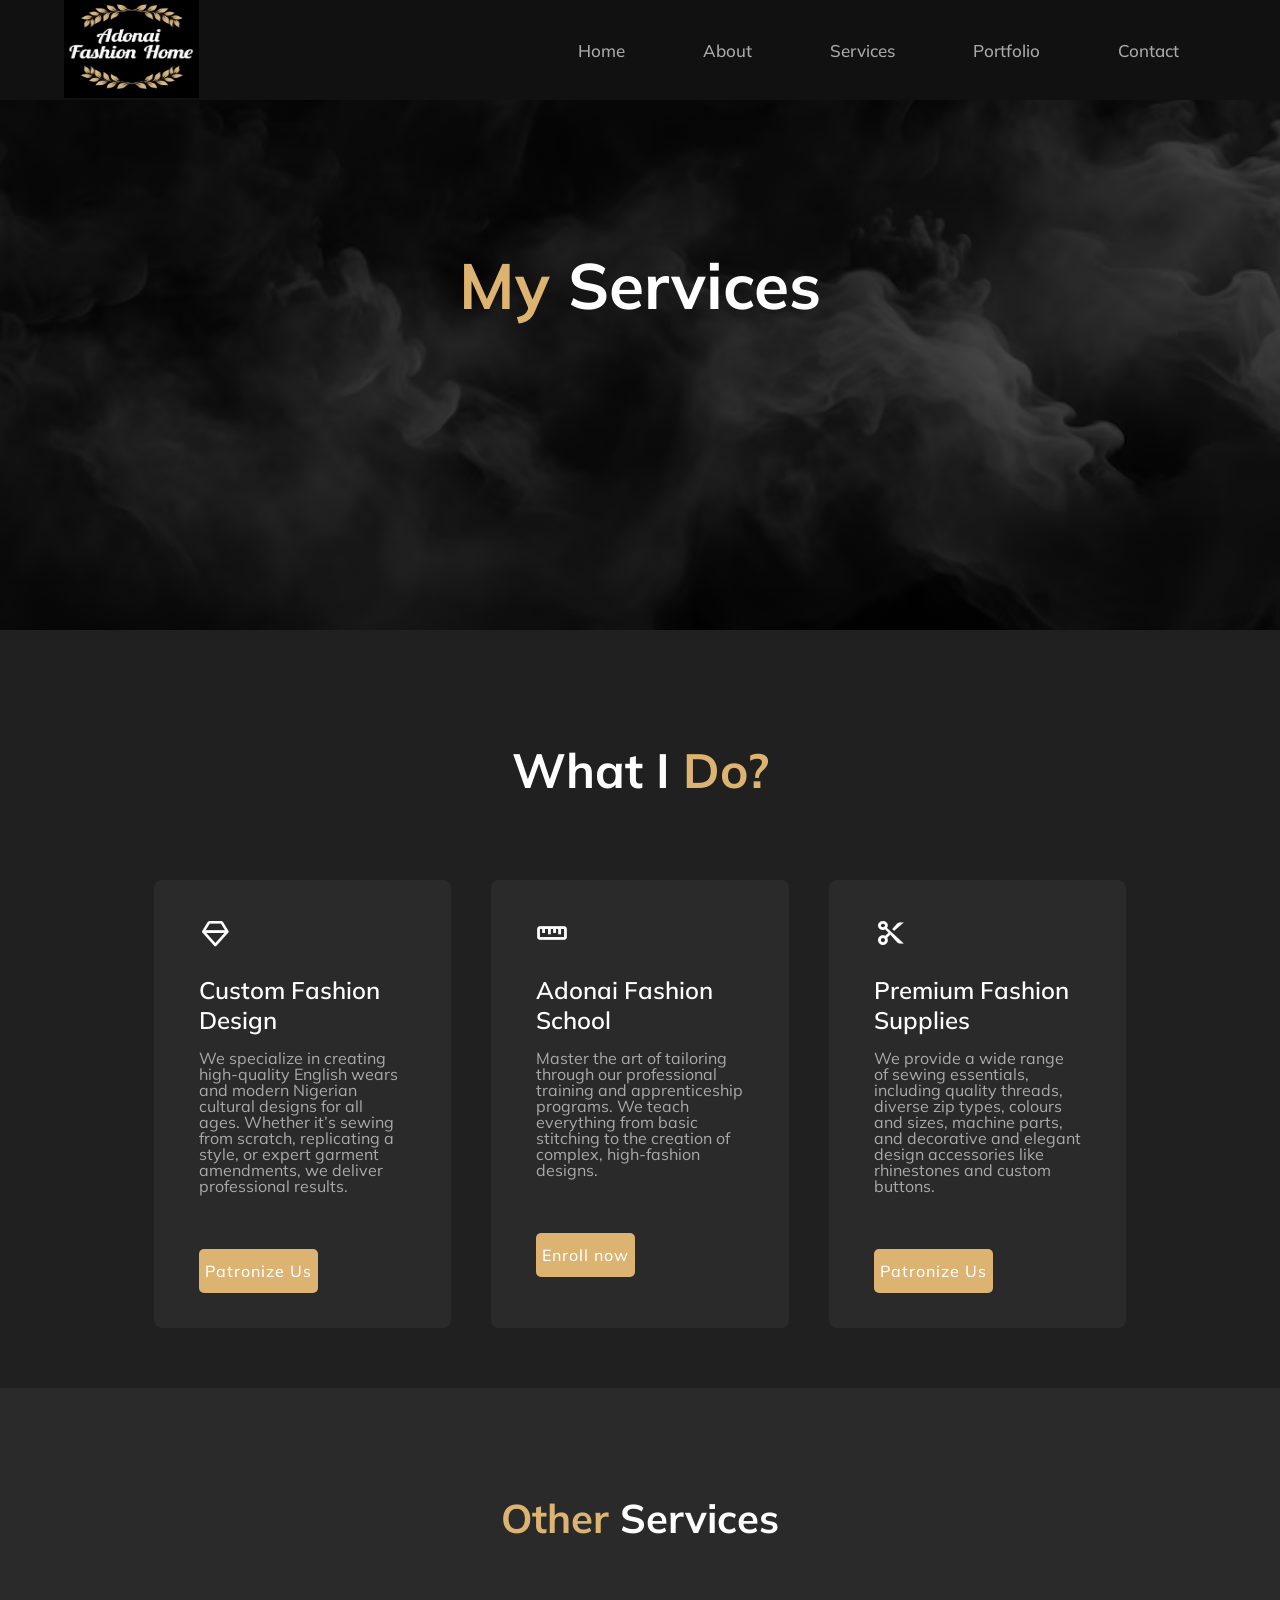
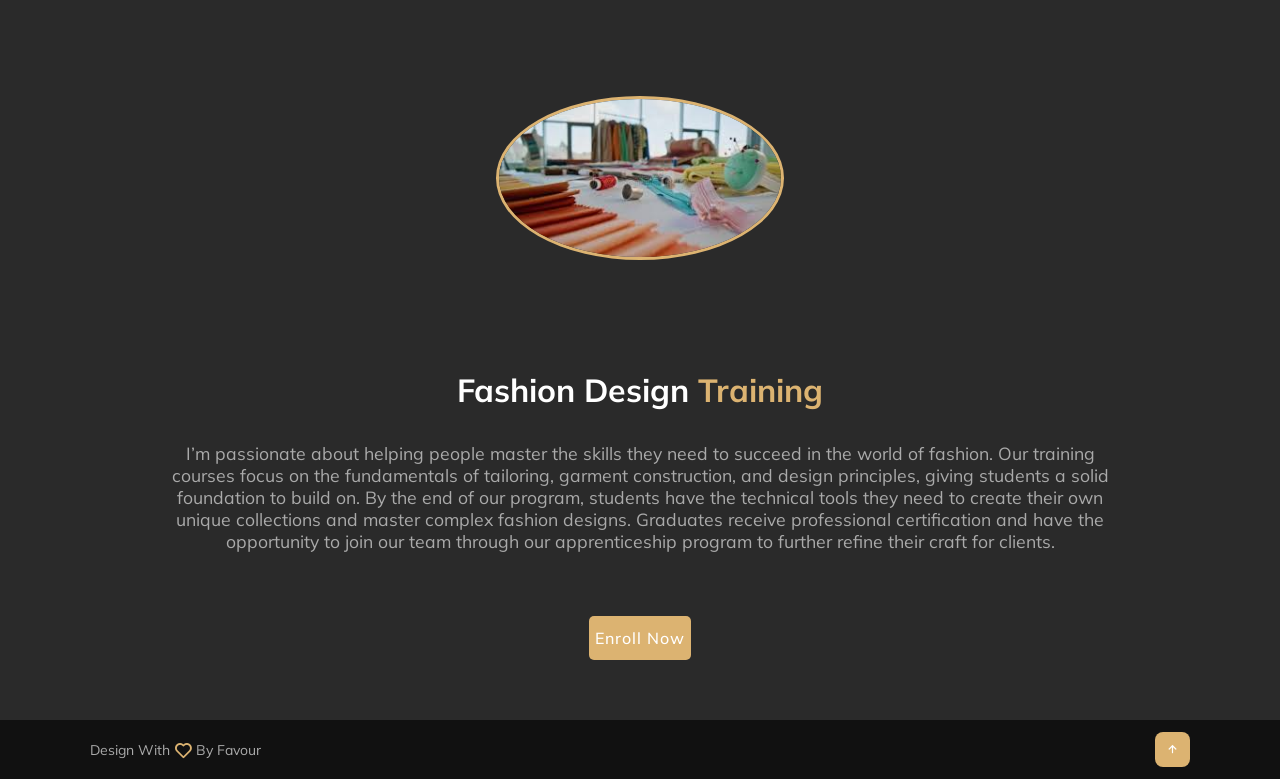
<file: services.html>
<!DOCTYPE html>
<html lang="en">
<head>
    <meta charset="UTF-8">
    <meta name="viewport" content="width=device-width, initial-scale=1.0">
    <title>My Portfolio</title>
    <link rel="stylesheet" href="style.css">
    <link rel="stylesheet" href="https://unpkg.com/boxicons@latest/css/boxicons.min.css">
</head>
<body>
    <!-----------------------------header---------------------------->
    <header class="header">
        <a href="index.html"><img src="newlogo.png" alt="adonai fashion home logo"></a>
        <div class="navMenu" id="navMenu">
            <i class="bx bx-window-close" onclick="closeMenu()"></i>
            <ul>
                <li><a href="index.html">Home</a></li>
                <li><a href="about.html">About</a></li>
                <li><a href="services.html">Services</a></li>
                <li><a href="portfolio.html">Portfolio</li>
                <li><a href="contact.html">Contact</a></li>
            </ul>
        </div>
        <i class="bx bx-menu" onclick="openMenu()"></i>
    </header>

    <!-----------------------sub-head session------------------------------>
    <section class="sub-header" id="sub-header">
        <h1><span>My</span> Services</h1>
    </section>
    
     <!-------------------------services session--------------------------->
    <section class="services" id="services">
        <div class="text-title">
            <h2>What I <span>Do?</span></h2>
        </div>
        <div class="services-content">
            <div class="box">
                <div class="icons">
                    <i class="bx bx-diamond"></i>
                </div>
                <h3>Custom Fashion Design</h3>
                <p>We specialize in creating high-quality English wears and modern Nigerian cultural designs for all ages. Whether it’s sewing from scratch, replicating a style, or expert garment amendments, we deliver professional results.</p>
                <a href="contact.html" class="btn">Patronize Us</a>
            </div>

            <div class="box">
                <div class="icons">
                    <i class="bx bx-ruler"></i>
                </div>
                <h3>Adonai Fashion School</h3>
                <p>Master the art of tailoring through our professional training and apprenticeship programs. We teach everything from basic stitching to the creation of complex, high-fashion designs.</p>
                <a href="contact.html" class="btn">Enroll now</a>
            </div>

            <div class="box">
                <div class="icons">
                    <i class="bx bx-cut"></i>
                </div>
                <h3>Premium Fashion Supplies</h3>
                <p>We provide a wide range of sewing essentials, including quality threads, diverse zip types, colours and sizes, machine parts, and decorative and elegant design accessories like rhinestones and custom buttons.</p>
                <a href="contact.html" class="btn">Patronize Us</a>
            </div>
        </div>
    </section>
    
    <section class="others" >
            <div class="sub-text-title">
                <h2><span>Other</span> Services</h2>
            </div>
            <div class="others-img">
                <img src="image 7.jpg" alt="">
                <span class="circle-spin"></span>
            </div>
            <div class="others-text">
                <h3>Fashion Design <span>Training</span></h3>
                <p>I’m passionate about helping people master the skills they need to succeed in the world of fashion. Our training courses focus on the fundamentals of tailoring, garment construction, and design principles, giving students a solid foundation to build on. By the end of our program, students have the technical tools they need to create their own unique collections and master complex fashion designs. Graduates receive professional certification and have the opportunity to join our team through our apprenticeship program to further refine their craft for clients.</p>
            </div>
            <div>
                <a href="contact.html" class="btn">Enroll Now</a>
            </div>
        </section>
    
    
    <!----------------------------footer---------------------------------->
    <footer class="footer">
        <div class="attribution">
            <p>Design With <i class="bx bx-heart"></i> By Favour</p>
        </div>
        <div class="move-up">
            <a href="#sub-header"><i class="bx bx-up-arrow-alt"></i></a>
        </div>
    </footer>

    <!----------JS For Toggle Menu------------>
    <script>
    var navMenu = document.getElementById("navMenu");

    function openMenu() {
        navMenu.style.right = "0";
    }

    function closeMenu() {
        navMenu.style.right = "-200px";
    }
    </script>



</body>
</html>

<!--
    <link  href="https://unpkg.com/boxicons@2.1.4/css/boxicons.min.css">

-->
</file>
<file: style.css>
@import url('https://fonts.googleapis.com/css2?family=Mulish:ital,wght@0,200..1000;1,200..1000&display=swap');

*{
    padding: 0;
    margin: 0;
    font-family: 'mulish', 'sans-serif', Georgia;
    box-sizing: border-box;
    scroll-behavior: smooth;
    text-decoration: none;
    list-style: none;
}

/*highest level of selector in css*/
:root{
    --bg-color-one: #2a2a2a;
    --bg-color-two: #202020;
    --bg-color-sides: #111;
    --text-color-one: #fff;
    --text-color-two: #aaa;
    --main-color:#dcb371;
    --big-font: 5rem;
    --h2-font: 3rem;
    --p-font: 1.1rem;
}

html, body{
    overflow-x: hidden;
}

body{
    background-color: var(--bg-color-one);
    color: var(--text-color-one);
}

.header{
    width: 100%;
    height: 100px;
    position: fixed;
    top: 0;
    right: 0;
    z-index: 1000;
    display: flex;
    align-items: center;
    justify-content: space-between;
    background-color: var(--bg-color-sides);
    padding: 2% 6%;
    transition: all .45s ease;
}

.header img{
    width: 135px;
    height: 100px
}

.header .bx{
    display: none;
}

.navMenu{
    flex: 1;
    text-align: right;
}

.navMenu ul li{
    display: inline-block;
    padding: 8px 12px;
    margin: 0 25px;
    position: relative;
}

.navMenu a {
    color: var(--text-color-two);
    font-size: 17px;
    font-weight: 500;
    transition: all .45s ease;
}

.navMenu a:hover, .navMenu a:active{
    color: var(--main-color);
}

section{
    padding: 160px 15% 120px;
}

span{
    color: var(--main-color);
}

.home{
    position: relative;
    height: 100vh;
    width: 100%;
    background-image: linear-gradient(rgba(0,0,0,0.7), rgba(0,0,0,0.7)), url(better.jpg);
    background-position: center;
    background-size: cover;
    display: flex;
    align-items: center;
    justify-content: center;
}

.show{
    margin: 100px 0 20px;
}

.first{
    display: inline-block;
    margin-right: 15px;
    padding: 0 15px;
    line-height: 32px;
    font-size: 20px;
    font-weight: 500;
    border-radius: 5px;
    background-color: var(--main-color);
    color: var(--text-color-one);
}

.second{
    display: inline-block;
    font-size: 20px;
    font-weight: 500;
    color: var(--text-color-two);
}



.home-content h1{
    font-size: var(--big-font);
    font-weight: 800;
    color: var(--text-color-one);
    line-height: 1.1;
    margin: 0 0 35px;
}

.home-content h3{
    font-size: 3rem;
    font-weight: 700;
    color: var(--text-color-one);
    line-height: 1.1;
    margin: 0 0 35px;
}

.home-content p{
    color: var(--text-color-two);
    font-size: var(--p-font);
    line-height: 1.0;
    margin-bottom: 40px;
}

.button{
    display: inline-block;
    align-items: center;
    justify-content: center;
}

.btn{
    display: inline-block;
    padding: 12px 6px;
    background-color: var(--main-color);
    border-radius: 5px;
    font-size: 1rem;
    font-weight: 500;
    color: var(--text-color-one);
    letter-spacing: 1px;
    transition: all .45s ease;
}

.btn:hover{
    transform: scale(0.9);
}

.about{
    display: grid;
    grid-template-columns: repeat(2, 1fr);
    align-items: center;
    gap: 1.5rem;
}

.about-img img{
    max-width: 530px;
    width: 100%;
    height: auto;
    border-radius: 5px;
}

.about-text h2{
    font-size: var(--h2-font);
    line-height: 1;
}

.about-text h4{
    font-size: 24px;
    font-weight: 600;
    color: var(--text-color-one);
    line-height: 1.7;
    margin: 15px 0 30px;
}

.about-text p{
    font-size: var(--p-font);
    font-family: 'Times New Roman', Times, serif;
    line-height: 1.2;
    margin-bottom: 4rem;
    color: var(--text-color-two);
}

.services{
    background-color: var(--bg-color-two);
}

.text-title{
    text-align: center;
}

.text-title h2{
    font-size: var(--h2-font);
}

.services-content{
    display: grid;
    grid-template-columns: repeat(auto-fit, minmax(250px, auto));
    gap: 2.5rem;
    margin-top: 5rem;
}

.services-content .box{
    background-color: var(--bg-color-one);
    padding: 35px 45px;
    border-radius: 8px;
    transition: all .45s ease;
}

.services-content .box:hover{
    transform: translateY(-8px);
}

.services-content .icons{
    font-size: 32px;
    margin-bottom: 20px;
}

.services-content h3{
    font-size: 24px;
    font-weight: 600;
    color: var(--text-color-one);
    margin-bottom: 15px;
}

.services-content p{
    color: var(--text-color-two);
    font-size: 1rem;
    line-height: 1.0;
    margin-bottom: 55px;
}

.portfolio-content{
    display: grid;
    grid-template-columns: repeat(auto-fit, minmax(350px, auto));
    align-items: center;
    gap: 2.5rem;
    margin-top: 5rem;
    overflow: clip;
}

.portfolio-content .row{
    position: relative;
    overflow: hidden;
    cursor: pointer;
}

.portfolio-content .row img{
    width: 100%;
    display: block;
    border-radius: 8px;
    border: 16px solid var(--bg-color-two);
    transition: transform 0.5s;
}

.portfolio-content .row .cover{
    width: 100%;
    height: 0;
    position: absolute;
    left: 0;
    bottom: 0;
    overflow: hidden;
    display: flex;
    flex-direction: column;
    align-items: center;
    background-image: linear-gradient(rgba(0,0,0,0.7), var(--main-color));
    border-radius: 8px;
    padding: 0 40px;
    transition: height 0.5s;
}

.portfolio-content .row .cover h5{
    font-size: 20px;
    font-weight: 600;
    margin: 15px 0;
}

.portfolio-content .row .cover p{
    text-align: center;
    color: var(--text-color-two);
    line-height: 1.8;
}

.portfolio-content .row .cover i{
    width: 60px;
    height: 60px;
    font-size: 20px;
    margin-top: 20px;
    display: flex;
    align-items: center;
    justify-content: center;
    border-radius: 50%;
    background-color: var(--text-color-one);
    color: var(--bg-color-one);
}

.portfolio-content .row:hover img{
    transform: scale(1.1);
}

.portfolio-content .row:hover .cover{
    height: 100%;
}

.contact{
    background-color: var(--bg-color-two);
    display: grid;
    grid-template-columns: repeat(2, 1fr);
    align-items: center;
    gap: 2.5rem;
}

.contact-text h2{
    font-size: var(--h2-font);
    line-height: 1;
}

.contact-text h4{
    color: var(--text-color-one);
    margin: 18px 0;
    font-size: 20px;
    font-weight: 600;
}

.contact-text p{
    color: var(--text-color-two);
    font-size: var(--p-font);
    line-height: 1.8;
    margin-bottom: 30px;
}

.contact-text list{
    margin-bottom: 2.8rem;
}

.contact-text .list li{
    margin-bottom: 12px;
}

.contact-text .list li a{
    display: block;
    color: var(--text-color-two);
    font-size: 14px;
    transition: all .45s ease;
}

.contact-text .list li a:hover{
    color: var(--text-color-one);
    transform: translateY(5px);
}

.contact-text .icons i{
    width: 45px;
    height: 45px;
    color: var(--text-color-one);
    font-size: 22px;
    display: inline-block;
    align-items: center;
    justify-content: center;
    margin-right: 15px;
    transition: all .45s ease;
}

.contact-text .icons i:hover{
    color: var(--main-color);
}

.contact-form form{
    position: relative;
}

.contact-form form input, .contact-form form textarea{
    width: 100%;
    padding: 14px;
    background-color: var(--bg-color-one);
    color: var(--text-color-one);
    border: none;
    outline: none;
    font-size: 15px;
    border-radius: 8px;
    margin-bottom: 10px;
}

.contact-form form textarea{
    resize: none;
    height: 240px;
}

.contact-form form .submit{
    width: 150px;
    display: inline-block;
    font-size: 16px;
    background-color: var(--main-color);
    color: var(--text-color-one);
    transition: all .45s ease;
}


.contact-form form .submit:hover{
    transform: scale(1.1);
    cursor: pointer;
}

.footer{
    padding: 20px 15%;
    display: flex;
    flex-wrap: wrap;
    align-items: center;
    justify-content: space-between;
    gap: 2rem;
    background-color: var(--bg-color-sides);
}

.footer .attribution p{
    color: var(--text-color-two);
    font-size: 14px;
    display: flex;
    align-items: center;
}

.footer .attribution i{
    color: var(--main-color);
    font-size: 20px;
    margin: 0 3px;
}

.footer .move-up i{
    padding: 10px;
    border-radius: 8px;
    font-size: 15px;
    color: var(--text-color-one);
    background-color: var(--main-color);
}

@media(max-width: 1480px) {
    .header{
        padding: 12px 5%;
        transition: 1s;
    }

    section{
        padding: 110px 12% 60px;
    } 

    .footer{
        padding: 12px 7%;
    }
}

@media (max-width: 1100px) {
    root{
    --big-font: 4rem;
    --h2-font: 2.5rem;
    --p-font: 1rem;
    }

    .home{
        height: 87vh;
    }

    .homme-content h3{
        font-size: 2.3rem;
    }
}

@media (max-width: 920px) {
    .about,.contact{
        grid-template-columns: 1fr;
    }

    .about-image{
        width: 100%;
        height: auto;
        max-width: 100%;
    }
}

@media (max-width: 700px) {
    .header .bx{
        display: block;
        color: var(--text-color-one);
        margin: 10px;
        font-size: 30px;
        cursor: pointer;
    }

    .navMenu{
        position: fixed;
        background-color: var(--bg-color-sides);
        height: 100%;
        width: 200px;
        top: 0;
        right: -200px;
        z-index: 2;
        transition: all .45s ease;
        text-align: center;
    }

    .navMenu ul{
        padding: 30px;
    }

    .navMenu ul li {
        display: block;
    }  
    J
    .navMenu a{
        display: block;
        margin: 17px;
        font-size: 20px;
        transition: all .45s ease;
        color: var(--text-color-one);
    }  
}

@media (max-width: 400px) {
    .home h1{
        font-size: 30px;
    }

    .home h3{
        font-size: 20px;
    }

    .portfolio-content{
            grid-template-columns: repeat(auto-fit, minmax(250px, auto));
    }

    .portfolio-content .row .cover p{
        font-size: 13.5px;
        line-height: 1.5;
    }

    .portfolio-content .row .cover h5{
        font-size: 15px;
        line-height: 10px ;
    }
}

/************************************** webpages ******************************************/
.sub-header{
    height: 70vh;
    width: 100%;
    background-image: linear-gradient(rgba(0,0,0,0.7), rgba(0,0,0,0.7)), url(smokeback.jpg);
    background-position: center;
    background-size: cover;
    text-align: center;
}

.sub-header h1{
    margin-top: 135px;
    font-size: 4rem;
}

#others{
    background-color: var(--bg-color-two);
}

.others {
    display: flex;
    flex-direction: column;
    align-items: center;
    justify-content: center;
    gap: 2rem;
}

.sub-text-title{
    text-align: center;
}

.sub-text-title h2{
    font-size: 2.5rem;
    line-height: 1;
}

.others-img{
    position: relative;
    width: 20rem;
    height: 20rem;
    margin-top: 3rem;
    border-radius: 50%;
    display: flex;
    align-items: center;
    justify-content: center;
}

.others-img img{
    width: 90%;
    border-radius: 50%;
    border: .2rem solid var(--main-color);
    background-color: var(--text-color-one);
}

.others-img .cicle-spin {
    position: absolute;
    top: 50%;
    left: 50%;
    transform: translate(-50%, -50%) rotate(30 deg);
    width: 100%;
    height: 100%;
    border-radius: 50%;
    border-top: .2rem solid transparent;
    border-bottom: .2rem solid transparent;
    border-left: .2rem solid var(--main-color);
    border-right: .2rem solid var(--main-color);
}

.others-text{
    text-align: center;
}

.others-text h3{
    font-size: 2rem;
}

.others-text p{
    font-size: var(--p-font);
    margin: 2rem 0;
    color: var(--text-color-two);
}

.map {
    margin: auto;
}

.map iframe{
    width: 100%;
}

.contact-text .dot{
    font-size: 1.7rem;
    color: var(--main-color);
}
</file>
